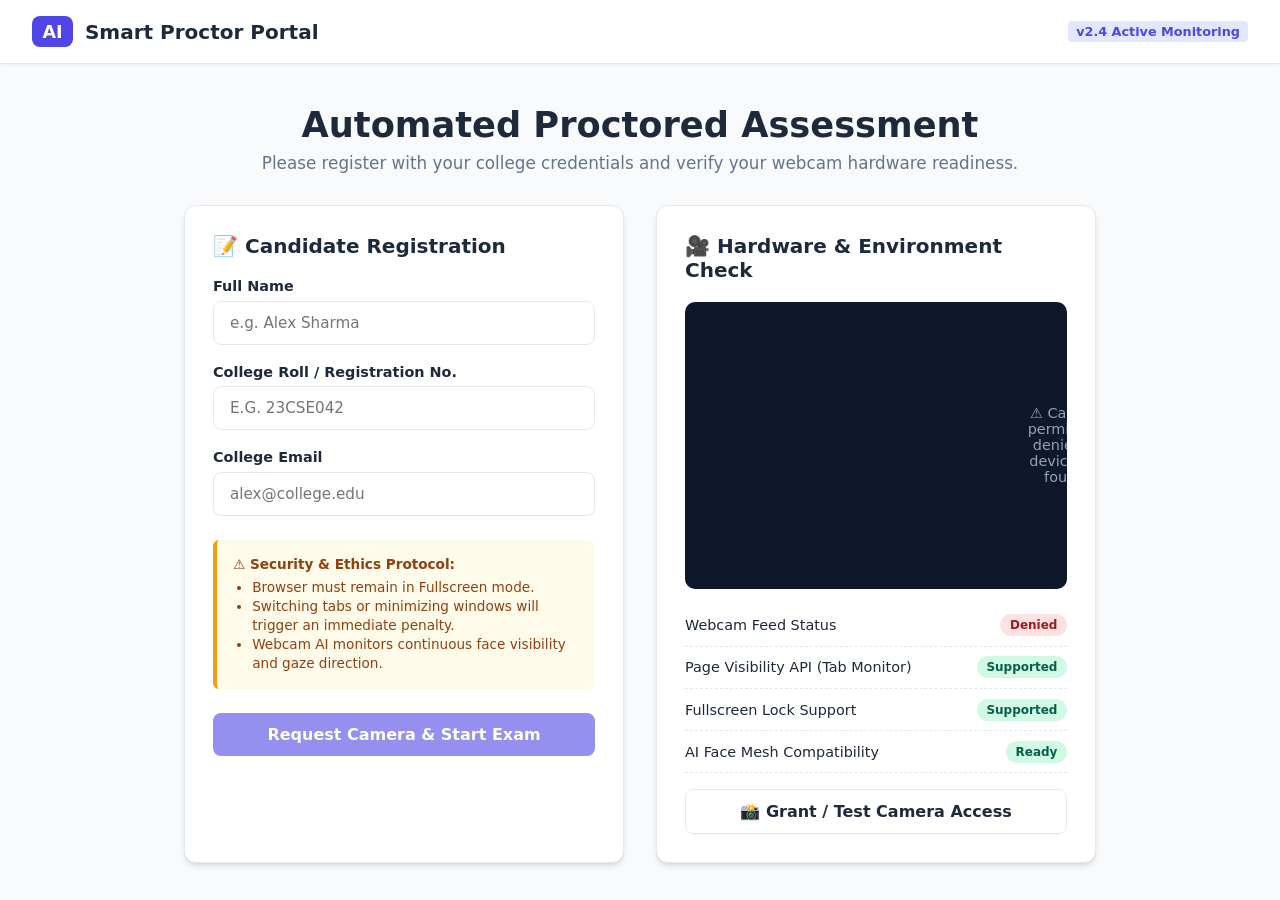
<file: templates/index.html>
<!DOCTYPE html>
<html lang="en">
<head>
    <meta charset="UTF-8">
    <meta name="viewport" content="width=device-width, initial-scale=1.0">
    <title>AI Smart Proctor — Registration & System Diagnostics</title>
    <link rel="stylesheet" href="/static/css/style.css">
</head>
<body>

    <header class="app-header">
        <div class="logo-group">
            <div class="logo-badge">AI</div>
            <div class="logo-title">Smart Proctor Portal</div>
        </div>
        <span class="system-tag">v2.4 Active Monitoring</span>
    </header>

    <div class="landing-container">
        <div class="welcome-hero">
            <h1>Automated Proctored Assessment</h1>
            <p>Please register with your college credentials and verify your webcam hardware readiness.</p>
        </div>

        <div class="registration-grid">
            <!-- Registration Form -->
            <div class="card">
                <h2>📝 Candidate Registration</h2>
                <form id="registrationForm">
                    <div class="form-group">
                        <label for="studentName">Full Name</label>
                        <input type="text" id="studentName" class="form-control" placeholder="e.g. Alex Sharma" required>
                    </div>

                    <div class="form-group">
                        <label for="studentRoll">College Roll / Registration No.</label>
                        <input type="text" id="studentRoll" class="form-control" placeholder="e.g. 23CSE042" required style="text-transform: uppercase;">
                    </div>

                    <div class="form-group">
                        <label for="studentEmail">College Email</label>
                        <input type="email" id="studentEmail" class="form-control" placeholder="alex@college.edu">
                    </div>

                    <div class="rules-notice">
                        <strong>⚠️ Security & Ethics Protocol:</strong>
                        <ul style="margin-left: 1.2rem; margin-top: 0.4rem; line-height: 1.4;">
                            <li>Browser must remain in Fullscreen mode.</li>
                            <li>Switching tabs or minimizing windows will trigger an immediate penalty.</li>
                            <li>Webcam AI monitors continuous face visibility and gaze direction.</li>
                        </ul>
                    </div>

                    <button type="submit" id="startExamBtn" class="btn btn-primary" style="margin-top: 1.5rem;" disabled>
                        <span>Request Camera & Start Exam</span>
                    </button>
                </form>
            </div>

            <!-- Hardware Readiness Diagnostics -->
            <div class="card">
                <h2>🎥 Hardware & Environment Check</h2>
                <div class="hardware-preview-box">
                    <video id="setupVideo" autoplay playsinline muted></video>
                    <div id="cameraPrompt" class="camera-placeholder">
                        Click "Request Camera" or wait for browser permission prompt...
                    </div>
                </div>

                <ul class="checks-list">
                    <li class="check-item">
                        <span>Webcam Feed Status</span>
                        <span id="camStatusBadge" class="badge-status badge-pending">Checking...</span>
                    </li>
                    <li class="check-item">
                        <span>Page Visibility API (Tab Monitor)</span>
                        <span id="tabApiBadge" class="badge-status badge-pass">Supported</span>
                    </li>
                    <li class="check-item">
                        <span>Fullscreen Lock Support</span>
                        <span id="fullscreenBadge" class="badge-status badge-pass">Supported</span>
                    </li>
                    <li class="check-item">
                        <span>AI Face Mesh Compatibility</span>
                        <span id="aiCompatBadge" class="badge-status badge-pass">Ready</span>
                    </li>
                </ul>

                <button type="button" id="grantCamBtn" class="btn btn-secondary">
                    📸 Grant / Test Camera Access
                </button>
            </div>
        </div>
    </div>

    <script>
        let cameraReady = false;
        const form = document.getElementById('registrationForm');
        const startBtn = document.getElementById('startExamBtn');
        const grantCamBtn = document.getElementById('grantCamBtn');
        const setupVideo = document.getElementById('setupVideo');
        const cameraPrompt = document.getElementById('cameraPrompt');
        const camStatusBadge = document.getElementById('camStatusBadge');

        async function activateCamera() {
            try {
                const stream = await navigator.mediaDevices.getUserMedia({
                    video: { width: 480, height: 360, facingMode: 'user' },
                    audio: false
                });
                setupVideo.srcObject = stream;
                cameraPrompt.style.display = 'none';
                camStatusBadge.innerText = 'Connected';
                camStatusBadge.className = 'badge-status badge-pass';
                cameraReady = true;
                validateForm();
            } catch (err) {
                console.error("Camera denied:", err);
                cameraPrompt.innerText = '⚠️ Camera permission denied or device not found.';
                camStatusBadge.innerText = 'Denied';
                camStatusBadge.className = 'badge-status badge-fail';
                cameraReady = false;
                validateForm();
            }
        }

        function validateForm() {
            const name = document.getElementById('studentName').value.trim();
            const roll = document.getElementById('studentRoll').value.trim();
            startBtn.disabled = !(name && roll && cameraReady);
        }

        document.getElementById('studentName').addEventListener('input', validateForm);
        document.getElementById('studentRoll').addEventListener('input', validateForm);
        grantCamBtn.addEventListener('click', activateCamera);

        // Auto attempt camera on load
        window.addEventListener('DOMContentLoaded', () => {
            activateCamera();
        });

        form.addEventListener('submit', async (e) => {
            e.preventDefault();
            const name = document.getElementById('studentName').value.trim();
            const roll_no = document.getElementById('studentRoll').value.trim();
            const email = document.getElementById('studentEmail').value.trim();

            try {
                startBtn.disabled = true;
                startBtn.innerText = 'Initializing Secure Session...';

                const res = await fetch('/api/register', {
                    method: 'POST',
                    headers: { 'Content-Type': 'application/json' },
                    body: JSON.stringify({ name, roll_no, email })
                });

                const data = await res.json();
                if (data.success) {
                    window.location.href = `/exam?submission_id=${data.submission_id}`;
                } else {
                    alert(data.error || 'Registration failed.');
                    startBtn.disabled = false;
                    startBtn.innerText = 'Start Proctored Exam';
                }
            } catch (err) {
                console.error("Registration error:", err);
                alert("Network connection error. Ensure local server is running.");
                startBtn.disabled = false;
            }
        });
    </script>
</body>
</html>
</file>
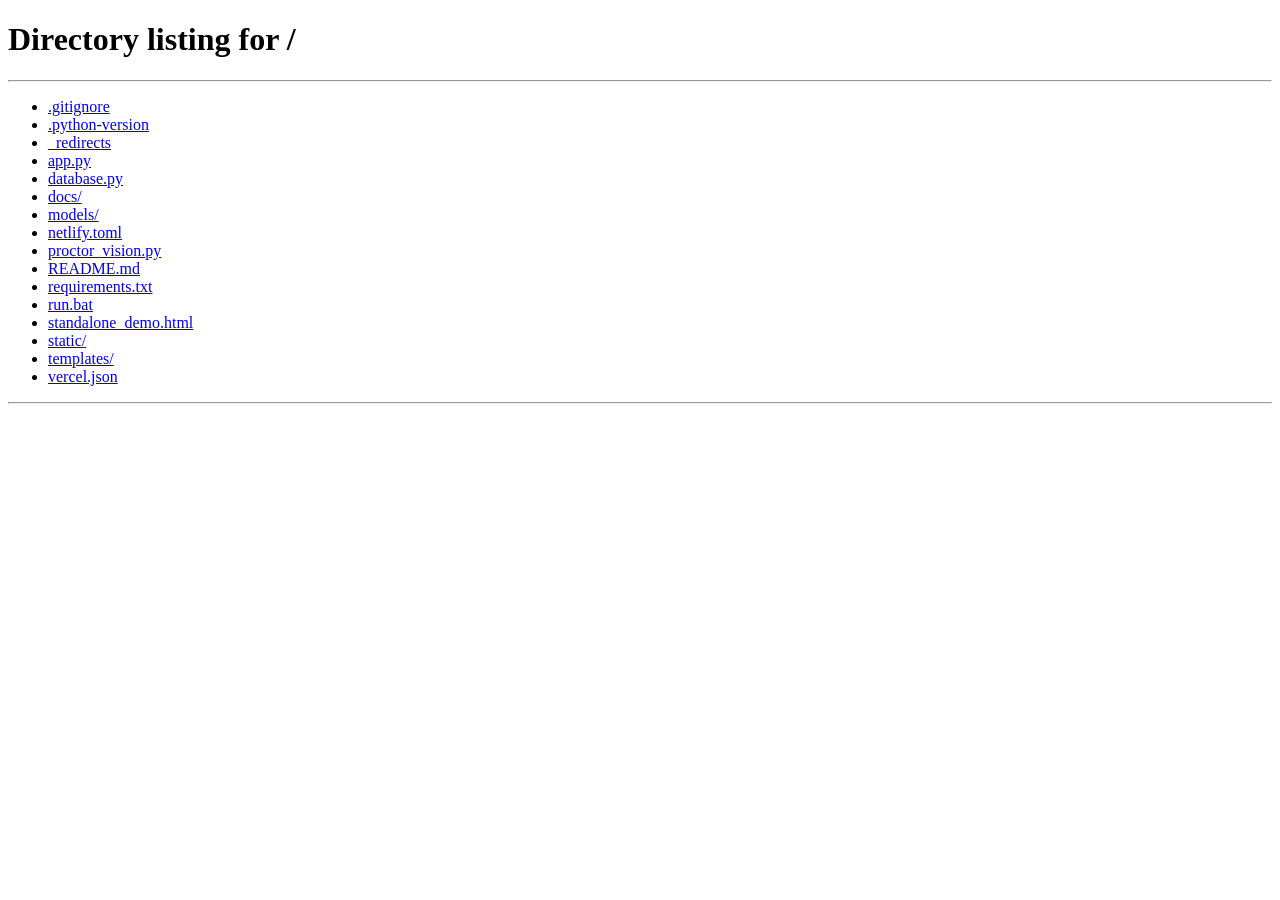
<file: templates/exam.html>
<!DOCTYPE html>
<html lang="en">
<head>
    <meta charset="UTF-8">
    <meta name="viewport" content="width=device-width, initial-scale=1.0">
    <title>Secure Assessment Session — AI Smart Proctor</title>
    <link rel="stylesheet" href="/static/css/style.css">
</head>
<body class="exam-layout">

    <!-- Top Navigation Bar -->
    <header class="exam-navbar">
        <div class="logo-group">
            <div class="logo-badge">AI</div>
            <div class="logo-title">Core Foundations Examination</div>
        </div>

        <div class="timer-box">
            <span>⏳</span>
            <span id="timerDisplay">05:00</span>
        </div>

        <div class="student-info-badge">
            Session ID: <strong>#{{ submission_id }}</strong>
        </div>
    </header>

    <!-- Main Exam Workspace -->
    <main class="exam-main">
        <!-- Question Workspace -->
        <section class="question-area">
            <div class="question-card">
                <div class="question-header">
                    <span id="qNumberDisplay" class="question-num">Question 1 of 5</span>
                    <span id="qMarksDisplay" class="question-marks">10 Marks</span>
                </div>

                <div id="qTextDisplay" class="question-text">
                    Loading question content...
                </div>

                <div id="optionsContainer" class="options-list">
                    <!-- Dynamic Options -->
                </div>

                <div class="nav-buttons">
                    <button type="button" id="prevBtn" class="btn btn-secondary" style="width: auto;" disabled>
                        ← Previous
                    </button>
                    <div>
                        <button type="button" id="nextBtn" class="btn btn-primary" style="width: auto;">
                            Next Question →
                        </button>
                        <button type="button" id="submitBtn" class="btn btn-success" style="width: auto; display: none;">
                            ✓ Final Submit
                        </button>
                    </div>
                </div>
            </div>
        </section>

        <!-- Live Proctoring HUD Sidebar -->
        <aside class="proctor-sidebar">
            <div>
                <div class="proctor-video-box">
                    <video id="examVideo" autoplay playsinline muted></video>
                    <div class="hud-overlay">
                        <span class="hud-pill hud-live">REC</span>
                        <span class="hud-pill">AI Vision</span>
                    </div>
                </div>
            </div>

            <!-- Real-time Status Card -->
            <div class="proctor-status-card">
                <div class="status-row">
                    <span class="status-label">Face Visibility:</span>
                    <span id="hudFaceStatus" class="status-val val-ok">1 Face (OK)</span>
                </div>
                <div class="status-row">
                    <span class="status-label">Head Pose / Gaze:</span>
                    <span id="hudGazeStatus" class="status-val val-ok">Direct (OK)</span>
                </div>
                <div class="status-row">
                    <span class="status-label">Integrity Index:</span>
                    <span id="hudIntegrityScore" class="status-val val-ok">100%</span>
                </div>
                <div class="status-row">
                    <span class="status-label">Anomalies Logged:</span>
                    <span id="hudViolationsCount" class="status-val">0</span>
                </div>
            </div>

            <!-- Question Palette -->
            <div class="palette-container">
                <div class="palette-title">Question Navigator</div>
                <div id="paletteGrid" class="palette-grid">
                    <!-- Buttons generated dynamically -->
                </div>
            </div>
        </aside>
    </main>

    <!-- Violation Warning Modal Popup -->
    <div id="alertModal" class="alert-modal-backdrop">
        <div class="alert-box">
            <div class="alert-icon">⚠️</div>
            <div id="alertModalTitle" class="alert-title">Integrity Alert</div>
            <div id="alertModalDesc" class="alert-desc">An integrity irregularity was detected.</div>
            <div id="alertModalCount" class="alert-count">Warning 1 of 5</div>
            <button type="button" id="dismissAlertBtn" class="btn btn-primary">
                I Understand, Return to Exam
            </button>
        </div>
    </div>

    <!-- Scripts -->
    <script src="/static/js/exam.js"></script>
    <script src="/static/js/proctor.js"></script>
</body>
</html>
</file>
<file: static/css/style.css>
:root {
    --primary: #4f46e5;
    --primary-hover: #4338ca;
    --primary-light: #e0e7ff;
    --danger: #ef4444;
    --danger-light: #fee2e2;
    --warning: #f59e0b;
    --warning-light: #fef3c7;
    --success: #10b981;
    --success-light: #d1fae5;
    --bg-main: #f8fafc;
    --card-bg: #ffffff;
    --text-primary: #1e293b;
    --text-muted: #64748b;
    --border: #e2e8f0;
    --shadow: 0 4px 6px -1px rgb(0 0 0 / 0.1), 0 2px 4px -2px rgb(0 0 0 / 0.1);
    --shadow-lg: 0 10px 15px -3px rgb(0 0 0 / 0.1), 0 4px 6px -4px rgb(0 0 0 / 0.1);
}

* {
    margin: 0;
    padding: 0;
    box-sizing: border-box;
    font-family: 'Segoe UI', system-ui, -apple-system, sans-serif;
    user-select: none;
}

body {
    background-color: var(--bg-main);
    color: var(--text-primary);
    min-height: 100vh;
}

/* Common Header */
.app-header {
    background: #ffffff;
    border-bottom: 1px solid var(--border);
    padding: 1rem 2rem;
    display: flex;
    justify-content: space-between;
    align-items: center;
    box-shadow: 0 1px 3px rgba(0, 0, 0, 0.05);
}

.logo-group {
    display: flex;
    align-items: center;
    gap: 0.75rem;
}

.logo-badge {
    background: var(--primary);
    color: white;
    font-weight: 700;
    padding: 0.35rem 0.65rem;
    border-radius: 8px;
    font-size: 1.1rem;
}

.logo-title {
    font-size: 1.25rem;
    font-weight: 700;
    color: var(--text-primary);
}

.system-tag {
    font-size: 0.8rem;
    color: var(--text-muted);
    background: var(--primary-light);
    color: var(--primary);
    padding: 0.2rem 0.5rem;
    border-radius: 4px;
    font-weight: 600;
}

/* Registration / Landing Page */
.landing-container {
    max-width: 960px;
    margin: 2.5rem auto;
    padding: 0 1.5rem;
}

.welcome-hero {
    text-align: center;
    margin-bottom: 2rem;
}

.welcome-hero h1 {
    font-size: 2.2rem;
    font-weight: 800;
    color: var(--text-primary);
    margin-bottom: 0.5rem;
}

.welcome-hero p {
    color: var(--text-muted);
    font-size: 1.05rem;
}

.registration-grid {
    display: grid;
    grid-template-columns: 1fr 1fr;
    gap: 2rem;
}

@media (max-width: 768px) {
    .registration-grid {
        grid-template-columns: 1fr;
    }
}

.card {
    background: var(--card-bg);
    border: 1px solid var(--border);
    border-radius: 12px;
    padding: 1.75rem;
    box-shadow: var(--shadow);
}

.card h2 {
    font-size: 1.25rem;
    margin-bottom: 1.25rem;
    color: var(--text-primary);
    display: flex;
    align-items: center;
    gap: 0.5rem;
}

.form-group {
    margin-bottom: 1.2rem;
}

.form-group label {
    display: block;
    font-size: 0.9rem;
    font-weight: 600;
    margin-bottom: 0.4rem;
    color: var(--text-primary);
}

.form-control {
    width: 100%;
    padding: 0.75rem 1rem;
    border: 1px solid var(--border);
    border-radius: 8px;
    font-size: 0.95rem;
    outline: none;
    transition: border-color 0.2s;
    user-select: text;
}

.form-control:focus {
    border-color: var(--primary);
    box-shadow: 0 0 0 3px rgba(79, 70, 229, 0.15);
}

/* Hardware Check Preview */
.hardware-preview-box {
    position: relative;
    width: 100%;
    aspect-ratio: 4 / 3;
    background: #0f172a;
    border-radius: 10px;
    overflow: hidden;
    margin-bottom: 1rem;
    display: flex;
    align-items: center;
    justify-content: center;
}

#setupVideo {
    width: 100%;
    height: 100%;
    object-fit: cover;
    transform: scaleX(-1); /* mirror */
}

.camera-placeholder {
    color: #94a3b8;
    text-align: center;
    font-size: 0.9rem;
    padding: 1rem;
}

.checks-list {
    list-style: none;
    margin: 1rem 0;
}

.check-item {
    display: flex;
    align-items: center;
    justify-content: space-between;
    padding: 0.6rem 0;
    border-bottom: 1px dashed var(--border);
    font-size: 0.9rem;
}

.badge-status {
    font-size: 0.75rem;
    font-weight: 700;
    padding: 0.25rem 0.6rem;
    border-radius: 20px;
}

.badge-pending {
    background: #f1f5f9;
    color: #64748b;
}

.badge-pass {
    background: var(--success-light);
    color: #065f46;
}

.badge-fail {
    background: var(--danger-light);
    color: #991b1b;
}

.btn {
    display: inline-flex;
    align-items: center;
    justify-content: center;
    gap: 0.5rem;
    padding: 0.75rem 1.5rem;
    font-size: 1rem;
    font-weight: 600;
    border-radius: 8px;
    border: none;
    cursor: pointer;
    transition: all 0.2s;
    width: 100%;
}

.btn-primary {
    background: var(--primary);
    color: white;
}

.btn-primary:hover:not(:disabled) {
    background: var(--primary-hover);
    box-shadow: 0 4px 12px rgba(79, 70, 229, 0.25);
}

.btn-primary:disabled {
    opacity: 0.6;
    cursor: not-allowed;
}

.rules-notice {
    margin-top: 1.5rem;
    background: #fffbeb;
    border-left: 4px solid var(--warning);
    padding: 1rem;
    border-radius: 6px;
    font-size: 0.85rem;
    color: #92400e;
}

/* ==================== EXAM INTERFACE ==================== */
.exam-layout {
    display: flex;
    flex-direction: column;
    height: 100vh;
    overflow: hidden;
}

.exam-navbar {
    background: white;
    border-bottom: 1px solid var(--border);
    padding: 0.75rem 2rem;
    display: flex;
    justify-content: space-between;
    align-items: center;
    z-index: 20;
}

.student-info-badge {
    font-size: 0.95rem;
    color: var(--text-primary);
}

.student-info-badge strong {
    color: var(--primary);
}

.timer-box {
    display: flex;
    align-items: center;
    gap: 0.5rem;
    background: #f8fafc;
    border: 1px solid var(--border);
    padding: 0.4rem 0.9rem;
    border-radius: 8px;
    font-family: monospace;
    font-size: 1.1rem;
    font-weight: 700;
    color: var(--text-primary);
}

.timer-warning {
    background: var(--danger-light);
    color: var(--danger);
    border-color: var(--danger);
    animation: pulse 1s infinite;
}

@keyframes pulse {
    0%, 100% { opacity: 1; }
    50% { opacity: 0.6; }
}

.exam-main {
    flex: 1;
    display: grid;
    grid-template-columns: 1fr 340px;
    overflow: hidden;
}

.question-area {
    padding: 2.5rem;
    overflow-y: auto;
    background: var(--bg-main);
}

.question-card {
    background: white;
    border-radius: 12px;
    padding: 2rem;
    box-shadow: var(--shadow);
    border: 1px solid var(--border);
    max-width: 800px;
    margin: 0 auto;
}

.question-header {
    display: flex;
    justify-content: space-between;
    align-items: center;
    margin-bottom: 1.5rem;
    border-bottom: 1px solid var(--border);
    padding-bottom: 0.75rem;
}

.question-num {
    font-size: 1.1rem;
    font-weight: 700;
    color: var(--primary);
}

.question-marks {
    font-size: 0.85rem;
    background: var(--primary-light);
    color: var(--primary);
    padding: 0.2rem 0.6rem;
    border-radius: 12px;
    font-weight: 600;
}

.question-text {
    font-size: 1.15rem;
    line-height: 1.6;
    margin-bottom: 2rem;
    font-weight: 600;
    color: #1e293b;
    user-select: none;
}

.options-list {
    display: flex;
    flex-direction: column;
    gap: 0.85rem;
}

.option-item {
    display: flex;
    align-items: center;
    gap: 1rem;
    padding: 1rem 1.25rem;
    border: 1px solid var(--border);
    border-radius: 8px;
    cursor: pointer;
    transition: all 0.2s;
    background: #ffffff;
}

.option-item:hover {
    border-color: var(--primary);
    background: #f8fafc;
}

.option-item.selected {
    border-color: var(--primary);
    background: var(--primary-light);
    box-shadow: 0 0 0 1px var(--primary);
}

.option-letter {
    width: 32px;
    height: 32px;
    display: flex;
    align-items: center;
    justify-content: center;
    border-radius: 50%;
    background: #f1f5f9;
    font-weight: 700;
    font-size: 0.9rem;
    color: var(--text-primary);
}

.option-item.selected .option-letter {
    background: var(--primary);
    color: white;
}

.option-content {
    font-size: 1rem;
    color: var(--text-primary);
    flex: 1;
}

.nav-buttons {
    display: flex;
    justify-content: space-between;
    margin-top: 2rem;
    gap: 1rem;
}

.btn-secondary {
    background: #ffffff;
    border: 1px solid var(--border);
    color: var(--text-primary);
}

.btn-secondary:hover {
    background: #f1f5f9;
}

.btn-success {
    background: var(--success);
    color: white;
}

.btn-success:hover {
    background: #059669;
}

/* Proctor Sidebar */
.proctor-sidebar {
    background: white;
    border-left: 1px solid var(--border);
    padding: 1.5rem;
    display: flex;
    flex-direction: column;
    gap: 1.5rem;
    overflow-y: auto;
}

.proctor-video-box {
    position: relative;
    width: 100%;
    aspect-ratio: 4 / 3;
    background: #0f172a;
    border-radius: 10px;
    overflow: hidden;
    border: 2px solid #22c55e;
    transition: border-color 0.3s;
}

.proctor-video-box.flagged {
    border-color: var(--danger);
    animation: borderBlink 1s infinite alternate;
}

@keyframes borderBlink {
    from { box-shadow: 0 0 10px rgba(239, 68, 68, 0.4); }
    to { box-shadow: 0 0 20px rgba(239, 68, 68, 0.8); }
}

#examVideo {
    width: 100%;
    height: 100%;
    object-fit: cover;
    transform: scaleX(-1);
}

.hud-overlay {
    position: absolute;
    top: 8px;
    left: 8px;
    right: 8px;
    display: flex;
    justify-content: space-between;
    pointer-events: none;
}

.hud-pill {
    background: rgba(15, 23, 42, 0.75);
    backdrop-filter: blur(4px);
    color: #fff;
    font-size: 0.75rem;
    font-weight: 600;
    padding: 0.2rem 0.5rem;
    border-radius: 12px;
}

.hud-live {
    display: flex;
    align-items: center;
    gap: 4px;
}

.hud-live::before {
    content: '';
    display: inline-block;
    width: 8px;
    height: 8px;
    border-radius: 50%;
    background: #22c55e;
}

.proctor-status-card {
    background: #f8fafc;
    border: 1px solid var(--border);
    border-radius: 8px;
    padding: 1rem;
}

.status-row {
    display: flex;
    justify-content: space-between;
    align-items: center;
    margin-bottom: 0.6rem;
    font-size: 0.85rem;
}

.status-row:last-child {
    margin-bottom: 0;
}

.status-label {
    color: var(--text-muted);
}

.status-val {
    font-weight: 700;
}

.val-ok { color: var(--success); }
.val-warn { color: var(--warning); }
.val-danger { color: var(--danger); }

/* Question Navigator Palette */
.palette-container {
    background: #f8fafc;
    border: 1px solid var(--border);
    border-radius: 8px;
    padding: 1rem;
}

.palette-title {
    font-size: 0.85rem;
    font-weight: 700;
    margin-bottom: 0.75rem;
    color: var(--text-primary);
}

.palette-grid {
    display: grid;
    grid-template-columns: repeat(5, 1fr);
    gap: 0.5rem;
}

.palette-btn {
    aspect-ratio: 1;
    border-radius: 6px;
    border: 1px solid var(--border);
    background: white;
    font-weight: 700;
    font-size: 0.85rem;
    cursor: pointer;
    display: flex;
    align-items: center;
    justify-content: center;
    transition: all 0.2s;
}

.palette-btn.active {
    border-color: var(--primary);
    outline: 2px solid var(--primary);
}

.palette-btn.answered {
    background: var(--success);
    color: white;
    border-color: var(--success);
}

/* Violation Modal Warning Popup */
.alert-modal-backdrop {
    position: fixed;
    top: 0;
    left: 0;
    width: 100vw;
    height: 100vh;
    background: rgba(15, 23, 42, 0.85);
    display: flex;
    align-items: center;
    justify-content: center;
    z-index: 1000;
    opacity: 0;
    pointer-events: none;
    transition: opacity 0.2s ease-in-out;
}

.alert-modal-backdrop.active {
    opacity: 1;
    pointer-events: all;
}

.alert-box {
    background: white;
    border-radius: 12px;
    padding: 2rem;
    max-width: 480px;
    width: 90%;
    text-align: center;
    box-shadow: var(--shadow-lg);
    border-top: 6px solid var(--danger);
    transform: scale(0.95);
    transition: transform 0.2s ease-in-out;
}

.alert-modal-backdrop.active .alert-box {
    transform: scale(1);
}

.alert-icon {
    font-size: 3rem;
    margin-bottom: 1rem;
    color: var(--danger);
}

.alert-title {
    font-size: 1.35rem;
    font-weight: 800;
    color: #991b1b;
    margin-bottom: 0.5rem;
}

.alert-desc {
    font-size: 0.95rem;
    color: var(--text-muted);
    margin-bottom: 1.5rem;
    line-height: 1.5;
}

.alert-count {
    font-size: 0.85rem;
    font-weight: 700;
    color: var(--danger);
    background: var(--danger-light);
    display: inline-block;
    padding: 0.3rem 0.8rem;
    border-radius: 20px;
    margin-bottom: 1.5rem;
}
</file>
